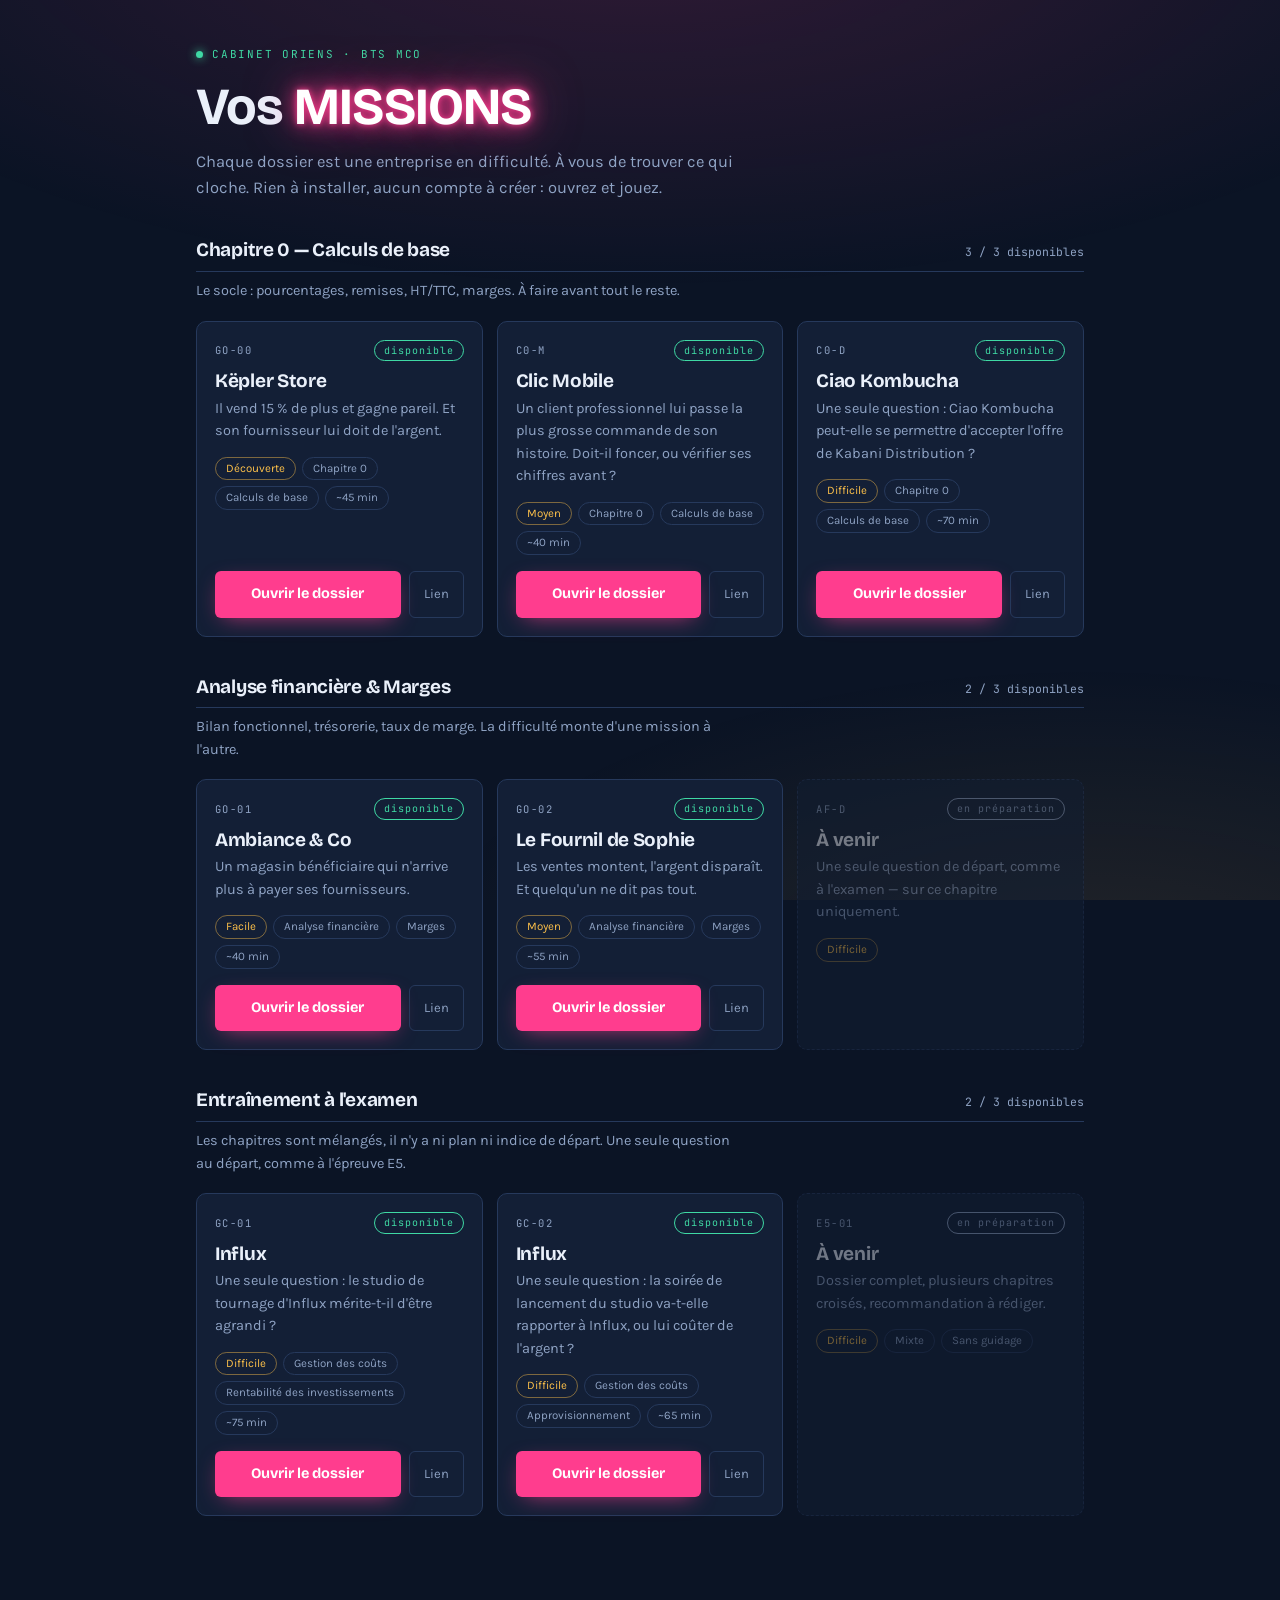
<file: index.html>
<!DOCTYPE html>
<html lang="fr">
<head>
<meta charset="utf-8">
<meta name="viewport" content="width=device-width, initial-scale=1, viewport-fit=cover">
<title>Cabinet ORIENS — vos missions</title>
<link rel="preconnect" href="https://fonts.googleapis.com">
<link rel="preconnect" href="https://fonts.gstatic.com" crossorigin>
<link href="https://fonts.googleapis.com/css2?family=Bricolage+Grotesque:opsz,wght@12..96,500;12..96,700;12..96,800&family=Karla:ital,wght@0,400;0,500;0,700;1,400&family=JetBrains+Mono:wght@400;700&display=swap" rel="stylesheet">
<style>
/* Page volontairement autonome : aucun fichier externe.
   Elle doit s'afficher correctement même ouverte toute seule. */
:root{
  --nuit:#0B1425; --vitrine:#131F36; --vitrine-2:#1B2C49; --trait:#26395C;
  --neon:#FF3D8E; --neon-doux:#FF7FB5; --ambre:#FFC24A; --menthe:#3FD9A4;
  --gris:#8FA3C4; --r:6px;
}
*{box-sizing:border-box;margin:0;padding:0}
body{
  background:var(--nuit);color:#EAF0FA;min-height:100vh;
  font-family:'Karla',system-ui,-apple-system,sans-serif;font-size:16px;line-height:1.55;
  -webkit-font-smoothing:antialiased;overflow-x:hidden;
}
body::before{
  content:"";position:fixed;inset:0;z-index:0;pointer-events:none;
  background:radial-gradient(120% 70% at 50% -10%,rgba(255,61,142,.16),transparent 60%),
             radial-gradient(90% 60% at 85% 110%,rgba(255,194,74,.10),transparent 60%);
}
h1,h2,h3{font-family:'Bricolage Grotesque','Karla',sans-serif;font-weight:700;line-height:1.08;letter-spacing:-.015em}
button{font:inherit;color:inherit;background:none;border:none;cursor:pointer}
button:focus-visible,a:focus-visible{outline:2px solid var(--ambre);outline-offset:2px}

.hub{position:relative;z-index:1;max-width:920px;margin:0 auto;padding:46px 16px 96px}
.eyebrow{display:flex;align-items:center;gap:9px;margin-bottom:16px}
.eyebrow .puce{width:7px;height:7px;border-radius:99px;background:var(--menthe);box-shadow:0 0 10px var(--menthe)}
.eyebrow span{font-family:'JetBrains Mono',monospace;font-size:11px;letter-spacing:.16em;text-transform:uppercase;color:var(--menthe)}
.hub-tete{margin-bottom:40px}
.hub-tete h1{font-size:clamp(32px,8vw,52px);margin-bottom:14px}
.enseigne{
  color:#fff;text-transform:uppercase;
  text-shadow:0 0 6px var(--neon),0 0 20px var(--neon),0 0 50px rgba(255,61,142,.7);
  animation:allumage 2.4s ease-out both;
}
@keyframes allumage{
  0%,14%{opacity:.15;text-shadow:none} 16%,20%{opacity:1}
  22%{opacity:.2;text-shadow:none}
  26%,100%{opacity:1;text-shadow:0 0 6px var(--neon),0 0 20px var(--neon),0 0 50px rgba(255,61,142,.7)}
}
.hub-tete p{color:var(--gris);font-size:16.5px;max-width:54ch}

.groupe{margin-top:40px}
.groupe-tete{display:flex;align-items:baseline;gap:12px;padding-bottom:10px;border-bottom:1px solid var(--trait);margin-bottom:8px}
.groupe-tete h2{font-size:19px}
.groupe-tete .n{font-family:'JetBrains Mono',monospace;font-size:11.5px;color:var(--gris);margin-left:auto}
.intro{color:var(--gris);font-size:14.5px;margin-bottom:18px;max-width:60ch}

.grille{display:grid;gap:14px;grid-template-columns:repeat(auto-fill,minmax(272px,1fr))}
.m-carte{
  background:var(--vitrine);border:1px solid var(--trait);border-radius:10px;padding:18px;
  display:flex;flex-direction:column;transition:border-color .18s,transform .18s;
}
.m-carte:not(.bientot):hover{border-color:var(--neon-doux);transform:translateY(-2px)}
.m-carte.bientot{opacity:.45;border-style:dashed}
.m-haut{display:flex;align-items:center;gap:9px;margin-bottom:10px}
.m-ref{font-family:'JetBrains Mono',monospace;font-size:10.5px;letter-spacing:.14em;color:var(--gris)}
.m-etat{margin-left:auto;font-family:'JetBrains Mono',monospace;font-size:10px;letter-spacing:.1em;
  padding:2px 9px;border-radius:99px;border:1px solid currentColor}
.m-etat.ok{color:var(--menthe)}
.m-etat.wip{color:var(--gris)}
.m-carte h3{font-size:19px;margin-bottom:6px}
.sujet{font-size:14.5px;color:var(--gris);margin-bottom:14px}
.m-meta{display:flex;gap:6px;flex-wrap:wrap;margin-bottom:16px}
.m-meta span{font-size:11.5px;color:var(--gris);border:1px solid var(--trait);border-radius:99px;padding:2px 10px}
.m-meta span.niv{color:var(--ambre);border-color:rgba(255,194,74,.45)}
.m-actions{display:flex;gap:8px;margin-top:auto}
.m-jouer{
  flex:1;text-align:center;background:var(--neon);color:#fff;text-decoration:none;
  font-family:'Bricolage Grotesque',sans-serif;font-weight:700;font-size:14.5px;
  padding:12px;border-radius:var(--r);transition:filter .15s;
  box-shadow:0 6px 22px -8px rgba(255,61,142,.75);
}
.m-jouer:hover{filter:brightness(1.12)}
.m-lien{flex:none;border:1px solid var(--trait);border-radius:var(--r);padding:12px 14px;font-size:13px;color:var(--gris);transition:.15s}
.m-lien:hover{border-color:var(--neon);color:#fff}
.m-lien.fait{color:var(--menthe);border-color:var(--menthe)}

.note{margin-top:48px;border:1px dashed var(--trait);border-radius:10px;padding:18px;font-size:14.5px;color:var(--gris)}
.note b{color:#EAF0FA}
.note code{font-family:'JetBrains Mono',monospace;font-size:12.5px;color:var(--ambre);
  background:rgba(255,194,74,.1);padding:1px 6px;border-radius:3px}
@media (prefers-reduced-motion:reduce){*{animation-duration:.01ms !important;transition-duration:.01ms !important}}
</style>
</head>
<body>
<div class="hub">
  <div class="hub-tete">
    <div class="eyebrow"><span class="puce"></span><span>Cabinet ORIENS · BTS MCO</span></div>
    <h1>Vos <span class="enseigne">missions</span></h1>
    <p>Chaque dossier est une entreprise en difficulté. À vous de trouver ce qui cloche. Rien à installer, aucun compte à créer : ouvrez et jouez.</p>
  </div>
  <div id="catalogue"></div>
</div>

<script>
/* ════════════════════════════════════════════════════════════
   LE CATALOGUE — la seule chose à modifier pour ajouter une mission :
   ajoutez son identifiant (nom du fichier dans missions/, sans le .js)
   dans la liste "prets" du bon groupe. Titre, sujet, niveau et durée
   sont lus automatiquement depuis window.MISSION du fichier lui-même
   (champs enseigne / accroche / niveau / duree / chapitres) —
   rien à recopier ici. "aVenir" reste pour les cases pas encore écrites.
   ════════════════════════════════════════════════════════════ */
const GROUPES = [
  { groupe:"Chapitre 0 — Calculs de base",
    intro:"Le socle : pourcentages, remises, HT/TTC, marges. À faire avant tout le reste.",
    prets:["go-00", "c0-moyen", "c0-difficile"],
    aVenir:[]},
  { groupe:"Analyse financière & Marges",
    intro:"Bilan fonctionnel, trésorerie, taux de marge. La difficulté monte d'une mission à l'autre.",
    prets:["go-01", "go-02"],
    aVenir:[
      {ref:"AF-D", titre:"À venir", niveau:"Difficile", sujet:"Une seule question de départ, comme à l'examen — sur ce chapitre uniquement.", meta:[]}
    ]},
  { groupe:"Entraînement à l'examen",
    intro:"Les chapitres sont mélangés, il n'y a ni plan ni indice de départ. Une seule question au départ, comme à l'épreuve E5.",
    prets:["gc-01", "gc-02"],
    aVenir:[
      {ref:"E5-01", titre:"À venir", niveau:"Difficile", sujet:"Dossier complet, plusieurs chapitres croisés, recommandation à rédiger.", meta:["Mixte","Sans guidage"]}
    ]}
];

const base = location.href.replace(/index\.html.*$/, "").replace(/\?.*$/, "");

/* Charge une mission juste pour lire ses métadonnées (pas le moteur).
   Un identifiant introuvable ne casse pas la page : la carte est
   simplement ignorée, avec un avertissement en console. */
function chargerMission(id){
  return new Promise(resolve => {
    const s = document.createElement("script");
    s.src = "missions/" + id + ".js";
    s.onload = () => { const m = window.MISSION; window.MISSION = undefined; resolve(m); };
    s.onerror = () => { console.warn("Mission introuvable :", id); resolve(null); };
    document.head.appendChild(s);
  });
}

async function carteDepuisMission(id){
  const m = await chargerMission(id);
  if(!m) return null;
  return {
    id, ref:m.ref, titre:m.enseigne, niveau:m.niveau || "",
    sujet:m.accroche || m.sujet || "", meta:[...(m.chapitres || []), m.duree].filter(Boolean),
    pret:true
  };
}

async function construire(){
  for(const g of GROUPES){
    const cartes = [];
    for(const id of g.prets){
      const c = await carteDepuisMission(id);
      if(c) cartes.push(c);
    }
    g.aVenir.forEach(a => cartes.push(Object.assign({pret:false, meta:a.meta || []}, a)));
    g.cartes = cartes;
  }
  afficher();
}

function afficher(){
  document.getElementById("catalogue").innerHTML = GROUPES.map(g => `
    <div class="groupe">
      <div class="groupe-tete"><h2>${g.groupe}</h2>
        <span class="n">${g.cartes.filter(i => i.pret).length} / ${g.cartes.length} disponibles</span></div>
      <p class="intro">${g.intro}</p>
      <div class="grille">${g.cartes.map(m => `
        <div class="m-carte${m.pret ? "" : " bientot"}">
          <div class="m-haut"><span class="m-ref">${m.ref}</span>
            <span class="m-etat ${m.pret ? "ok" : "wip"}">${m.pret ? "disponible" : "en préparation"}</span></div>
          <h3>${m.titre}</h3>
          <p class="sujet">${m.sujet}</p>
          <div class="m-meta">${m.niveau ? `<span class="niv">${m.niveau}</span>` : ""}${m.meta.map(t => `<span>${t}</span>`).join("")}</div>
          ${m.pret ? `<div class="m-actions">
            <a class="m-jouer" href="jouer.html?m=${m.id}">Ouvrir le dossier</a>
            <button class="m-lien" data-id="${m.id}" title="Copier le lien à coller dans Classroom">Lien</button>
          </div>` : ""}
        </div>`).join("")}</div>
    </div>`).join("");
  brancherLiens();
}

function brancherLiens(){
document.querySelectorAll("[data-id]").forEach(b => b.addEventListener("click", async () => {
  const url = base + "jouer.html?m=" + b.dataset.id;
  try { await navigator.clipboard.writeText(url); }
  catch(e){ prompt("Copiez ce lien :", url); return; }
  b.textContent = "Copié"; b.classList.add("fait");
  setTimeout(() => { b.textContent = "Lien"; b.classList.remove("fait"); }, 1800);
}));
}

construire();
</script>
</body>
</html>
</file>
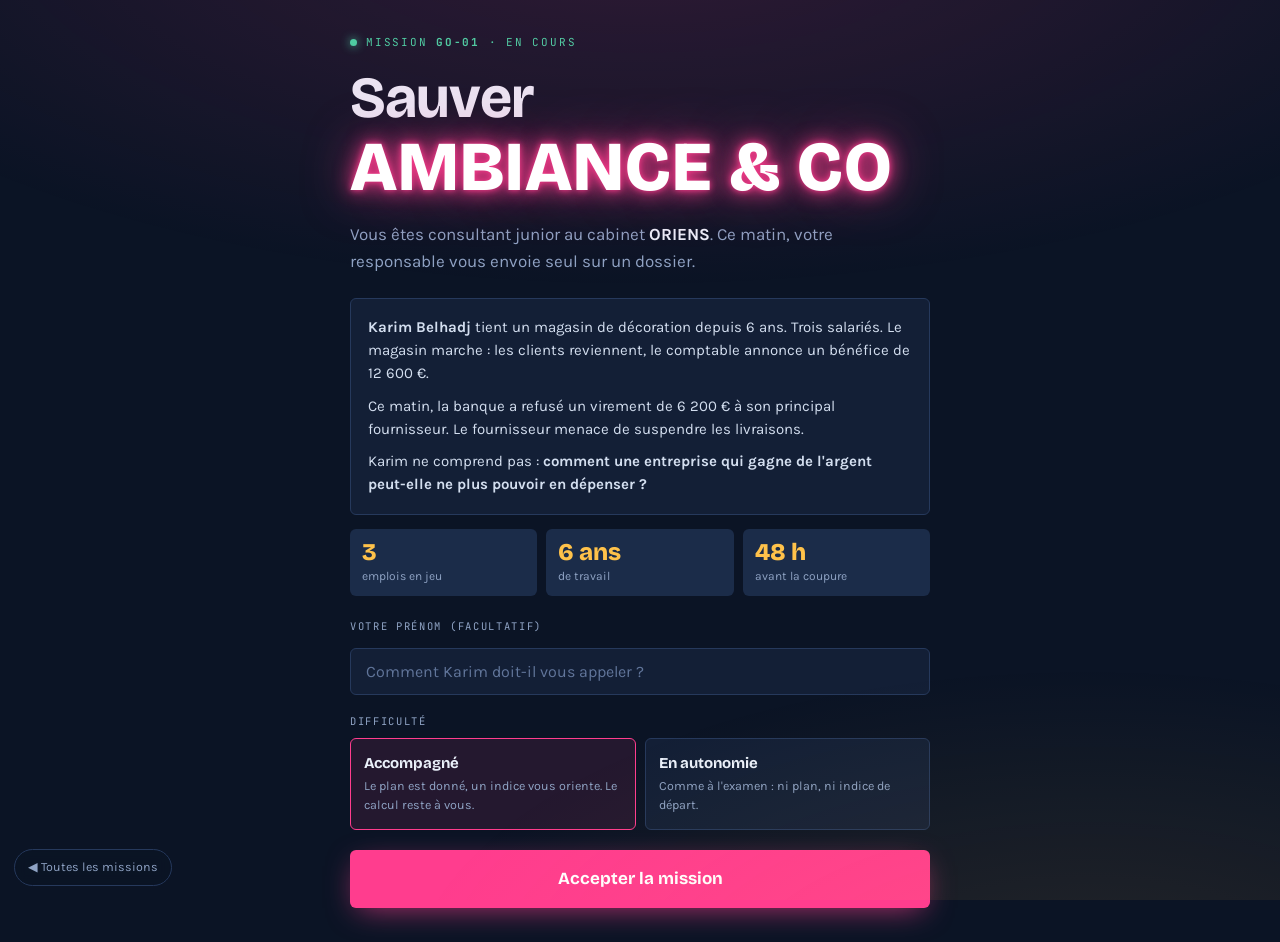
<file: jouer.html>
<!DOCTYPE html>
<html lang="fr">
<head>
<meta charset="utf-8">
<meta name="viewport" content="width=device-width, initial-scale=1, viewport-fit=cover">
<title>Mission — ORIENS</title>
<link rel="preconnect" href="https://fonts.googleapis.com">
<link rel="preconnect" href="https://fonts.gstatic.com" crossorigin>
<link href="https://fonts.googleapis.com/css2?family=Bricolage+Grotesque:opsz,wght@12..96,500;12..96,700;12..96,800&family=Karla:ital,wght@0,400;0,500;0,700;1,400&family=JetBrains+Mono:wght@400;700&display=swap" rel="stylesheet">
<link rel="stylesheet" href="style.css">
<style>
#chargement{min-height:100vh;display:grid;place-items:center;text-align:center;padding:24px}
#chargement .msg{font-family:'Bricolage Grotesque',sans-serif;font-weight:700;font-size:19px}
#chargement .sous{color:var(--gris);font-size:14.5px;margin-top:8px}
#chargement a{color:var(--neon)}
.retour-hub{position:fixed;left:14px;bottom:14px;z-index:60;font-size:12.5px;padding:8px 13px;
  border:1px solid var(--trait);border-radius:99px;color:var(--gris);background:rgba(11,20,37,.9);
  text-decoration:none;backdrop-filter:blur(6px)}
.retour-hub:hover{border-color:var(--neon);color:#fff}
</style>
</head>
<body>

<div id="chargement"><div>
  <div class="msg" id="msg">Ouverture du dossier…</div>
  <div class="sous" id="sous"></div>
</div></div>

<div id="appli" style="display:none">
<div id="accueil">
  <div class="brief-carte">
    <div class="eyebrow"><span class="puce"></span><span>Mission <b id="a-ref"></b> · en cours</span></div>
    <h1>Sauver <span class="enseigne" id="a-ens"></span></h1>
    <p class="accroche" id="a-role"></p>
    <div class="encart" id="a-situation"></div>
    <div class="enjeux" id="a-enjeux"></div>
    <div class="label" style="margin:22px 0 7px">Votre prénom (facultatif)</div>
    <input class="prenom" id="a-prenom" placeholder="Votre prénom" maxlength="18" autocomplete="off">
    <div class="label" style="margin:18px 0 7px">Difficulté</div>
    <div class="niveaux">
      <button class="niv" data-niv="1" aria-pressed="true"><b>Accompagné</b><span>Le plan est donné, un indice vous oriente. Le calcul reste à vous.</span></button>
      <button class="niv" data-niv="2" aria-pressed="false"><b>En autonomie</b><span>Comme à l'examen : ni plan, ni indice de départ.</span></button>
    </div>
    <button class="go" id="a-go">Accepter la mission</button>
  </div>
</div>

<div id="jeu" hidden>
  <div id="bandeau"><div class="bandeau-in">
    <div class="conf">
      <div class="conf-tete"><span class="label" id="lbl-conf">Confiance</span><span class="v" id="conf-v">55</span></div>
      <div class="jauge"><i id="jauge-i"></i></div>
    </div>
    <span class="chrono" id="chrono">00:00</span>
    <div class="onglets">
      <button class="onglet" id="o-plan">Plan</button>
      <button class="onglet" id="o-outils">Outils</button>
      <button class="onglet" id="o-carnet">Carnet<span class="pastille" id="p-carnet">0</span></button>
    </div>
  </div></div>

  <div class="wrap">
    <div class="section">
      <div class="section-tete"><h2>Ce qui est verrouillé</h2><span class="compte" id="cpt-s"></span></div>
      <p class="aide">Chaque code est un calcul. Vous pouvez consulter les documents à tout moment, y compris pendant un calcul — ça ne coûte rien.</p>
      <div class="serrures" id="serrures"></div>
    </div>
    <div class="section">
      <div class="section-tete"><h2>Les documents</h2><span class="compte" id="cpt-p"></span></div>
      <div class="pieces" id="pieces"></div>
    </div>
    <div class="section" id="zone-fin" hidden>
      <div class="section-tete"><h2>Votre recommandation</h2></div>
      <p class="aide" id="lbl-attente">Tout est ouvert.</p>
      <button class="go" id="btn-rapport" style="max-width:360px">Répondre</button>
    </div>
  </div>
</div>

<div id="modale" role="dialog" aria-modal="true"><div class="boite" id="boite"></div></div>
<div id="neon"><div class="sig" id="neon-txt">Ouvert</div></div>
<div id="gain"></div>
</div>

<a class="retour-hub" href="index.html">◀ Toutes les missions</a>

<script>
/* Charge la mission demandée dans l'adresse (?m=go-01), puis le moteur.
   Les fichiers sont chargés par balise <script> et non par fetch : ça
   fonctionne aussi en ouvrant le fichier depuis une clé USB, hors ligne. */
(function(){
  var id = (new URLSearchParams(location.search)).get("m") || "go-01";
  if(!/^[a-z0-9\-]+$/i.test(id)){ echec("Nom de mission invalide."); return; }

  charger("outils.js", function(){
    charger("missions/" + id + ".js", function(){
      charger("moteur.js", function(){
        document.getElementById("chargement").style.display = "none";
        document.getElementById("appli").style.display = "";
        if(window.MISSION) document.title = "Mission " + MISSION.ref + " — " + MISSION.enseigne;
      }, function(){ echec("Le moteur n'a pas pu être chargé."); });
    }, function(){
      echec("La mission « " + id + " » n'existe pas encore.",
            '<a href="index.html">Revenir au catalogue</a>');
    });
  }, function(){ echec("La boîte à outils n'a pas pu être chargée."); });

  function charger(src, ok, ko){
    var s = document.createElement("script");
    s.src = src; s.onload = ok; s.onerror = ko || ok;
    document.head.appendChild(s);
  }
  function echec(m, sous){
    document.getElementById("msg").textContent = m;
    document.getElementById("sous").innerHTML = sous || "Vérifiez le lien, ou prévenez votre enseignante.";
  }
})();
</script>
</body>
</html>
</file>
<file: style.css>
/* ══════════════════════════════════════════════════════════════
   UNIVERS : la boutique la nuit. Bleu nuit, enseigne néon,
   papier de ticket de caisse, ambre pour l'argent.
   ══════════════════════════════════════════════════════════════ */
:root{
  --nuit:#0B1425;
  --vitrine:#131F36;
  --vitrine-2:#1B2C49;
  --trait:#26395C;
  --neon:#FF3D8E;
  --neon-doux:#FF7FB5;
  --ambre:#FFC24A;
  --menthe:#3FD9A4;
  --ticket:#F6F2E9;
  --ticket-2:#E4DDCE;
  --gris:#8FA3C4;
  --r:6px;
}
*{box-sizing:border-box;margin:0;padding:0}
body{
  background:var(--nuit);color:#EAF0FA;
  font-family:'Karla',system-ui,sans-serif;font-size:16px;line-height:1.55;
  -webkit-font-smoothing:antialiased;overflow-x:hidden;min-height:100vh;
}
/* halo de vitrine */
body::before{
  content:"";position:fixed;inset:0;z-index:0;pointer-events:none;
  background:radial-gradient(120% 70% at 50% -10%,rgba(255,61,142,.16),transparent 60%),
             radial-gradient(90% 60% at 85% 110%,rgba(255,194,74,.10),transparent 60%);
}
h1,h2,h3,.dsp{font-family:'Bricolage Grotesque','Karla',sans-serif;font-weight:700;line-height:1.08;letter-spacing:-.015em}
.mono{font-family:'JetBrains Mono',ui-monospace,monospace}
button{font:inherit;color:inherit;background:none;border:none;cursor:pointer}
button:focus-visible,input:focus-visible{outline:2px solid var(--ambre);outline-offset:2px}
.wrap{position:relative;z-index:1;max-width:1060px;margin:0 auto;padding:0 15px 110px}
.label{font-family:'JetBrains Mono',monospace;font-size:10.5px;letter-spacing:.16em;text-transform:uppercase;color:var(--gris)}

/* ── ENSEIGNE NÉON : l'élément signature ── */
.enseigne{
  font-family:'Bricolage Grotesque',sans-serif;font-weight:800;
  color:#fff;text-transform:uppercase;letter-spacing:.02em;
  text-shadow:0 0 6px var(--neon),0 0 18px var(--neon),0 0 42px rgba(255,61,142,.65);
}
@keyframes allumage{
  0%,14%{opacity:.15;text-shadow:none}
  16%,20%{opacity:1}
  22%{opacity:.2;text-shadow:none}
  26%,100%{opacity:1;text-shadow:0 0 6px var(--neon),0 0 20px var(--neon),0 0 50px rgba(255,61,142,.7)}
}

/* ══════════════ ÉCRAN 1 — BRIEF DE MISSION ══════════════ */
#accueil{min-height:100vh;display:flex;align-items:center;justify-content:center;padding:34px 15px}
.brief-carte{width:100%;max-width:580px}
.eyebrow{display:flex;align-items:center;gap:9px;margin-bottom:16px}
.eyebrow .puce{width:7px;height:7px;border-radius:99px;background:var(--menthe);box-shadow:0 0 10px var(--menthe)}
.eyebrow span{font-family:'JetBrains Mono',monospace;font-size:11px;letter-spacing:.16em;text-transform:uppercase;color:var(--menthe)}
#accueil h1{font-size:clamp(34px,9vw,58px);margin-bottom:6px}
#accueil h1 .enseigne{display:block;font-size:clamp(38px,11vw,70px);animation:allumage 2.6s ease-out both}
.accroche{color:var(--gris);font-size:17px;margin:16px 0 24px}
.accroche b{color:#EAF0FA}
.encart{
  background:var(--vitrine);border:1px solid var(--trait);border-radius:var(--r);
  padding:17px;margin-bottom:14px;
}
.encart p{font-size:15px;color:#D3DEEF}
.encart p+p{margin-top:9px}
.enjeux{display:flex;gap:9px;flex-wrap:wrap;margin-top:14px}
.enjeu{flex:1;min-width:96px;background:var(--vitrine-2);border-radius:var(--r);padding:11px 12px}
.enjeu .n{font-family:'Bricolage Grotesque',sans-serif;font-weight:800;font-size:24px;color:var(--ambre);line-height:1}
.enjeu .t{font-size:12px;color:var(--gris);margin-top:3px}
.prenom{width:100%;margin-top:6px;padding:13px 15px;border-radius:var(--r);border:1px solid var(--trait);background:var(--vitrine);color:#EAF0FA;font-size:16px;font-family:inherit}
.prenom::placeholder{color:#61759A}
.niveaux{display:flex;gap:9px;flex-wrap:wrap;margin-top:9px}
.niv{
  flex:1;min-width:150px;text-align:left;background:var(--vitrine);
  border:1px solid var(--trait);padding:13px;border-radius:var(--r);transition:border-color .15s,background .15s;
}
.niv:hover{border-color:var(--neon-doux)}
.niv[aria-pressed="true"]{border-color:var(--neon);background:rgba(255,61,142,.10)}
.niv b{display:block;font-family:'Bricolage Grotesque',sans-serif;font-size:15px}
.niv span{display:block;font-size:12.5px;color:var(--gris);margin-top:2px}
.go{
  width:100%;margin-top:20px;background:var(--neon);color:#fff;
  font-family:'Bricolage Grotesque',sans-serif;font-weight:700;font-size:17px;
  padding:16px;border-radius:var(--r);transition:filter .15s,transform .1s;
  box-shadow:0 8px 30px -8px rgba(255,61,142,.7);
}
.go:hover{filter:brightness(1.1)}
.go:active{transform:translateY(1px)}
.go.calme{background:var(--vitrine-2);color:#EAF0FA;box-shadow:none;border:1px solid var(--trait)}

/* ══════════════ BANDEAU ══════════════ */
#bandeau{position:sticky;top:0;z-index:40;background:rgba(11,20,37,.94);backdrop-filter:blur(10px);border-bottom:1px solid var(--trait)}
.bandeau-in{max-width:1060px;margin:0 auto;padding:9px 15px;display:flex;align-items:center;gap:13px;flex-wrap:wrap}
.conf{flex:1;min-width:135px}
.conf-tete{display:flex;justify-content:space-between;align-items:baseline}
.conf-tete .v{font-family:'JetBrains Mono',monospace;font-size:14px;font-weight:700;color:var(--ambre)}
.jauge{height:6px;background:var(--vitrine-2);border-radius:99px;overflow:hidden;margin-top:4px}
.jauge i{display:block;height:100%;width:55%;background:linear-gradient(90deg,var(--ambre),var(--menthe));transition:width .5s cubic-bezier(.2,.9,.3,1)}
.chrono{font-family:'JetBrains Mono',monospace;font-size:14px;color:var(--gris)}
.onglets{display:flex;gap:6px;margin-left:auto}
.onglet{font-size:12.5px;padding:8px 11px;border:1px solid var(--trait);border-radius:var(--r);color:var(--gris);transition:.15s}
.onglet:hover{border-color:var(--neon-doux);color:#fff}
.pastille{display:inline-block;min-width:17px;padding:0 5px;margin-left:5px;background:var(--neon);color:#fff;border-radius:99px;font-family:'JetBrains Mono',monospace;font-size:10px}

/* gain de confiance flottant */
#gain{position:fixed;z-index:210;left:50%;top:64px;transform:translateX(-50%);display:none;
  font-family:'Bricolage Grotesque',sans-serif;font-weight:800;font-size:26px;color:var(--menthe);
  text-shadow:0 0 16px rgba(63,217,164,.8);pointer-events:none}
#gain.on{display:block;animation:monteGain 1.5s ease-out forwards}
#gain.perte{color:var(--neon-doux);text-shadow:0 0 16px rgba(255,61,142,.6)}
@keyframes monteGain{0%{opacity:0;transform:translate(-50%,14px)}18%{opacity:1;transform:translate(-50%,0)}75%{opacity:1}100%{opacity:0;transform:translate(-50%,-22px)}}

/* ══════════════ SECTIONS ══════════════ */
.section{margin-top:34px}
.section-tete{display:flex;align-items:center;gap:11px;margin-bottom:14px}
.section-tete h2{font-size:20px}
.section-tete .compte{font-family:'JetBrains Mono',monospace;font-size:12px;color:var(--gris);margin-left:auto}
.aide{font-size:14px;color:var(--gris);margin-bottom:14px}

/* ── serrures ── */
.serrures{display:grid;gap:12px;grid-template-columns:repeat(auto-fit,minmax(250px,1fr))}
.serrure{position:relative;background:var(--vitrine);border:1px solid var(--trait);border-radius:var(--r);padding:16px;overflow:hidden}
.serrure.ouverte{border-color:rgba(63,217,164,.55);background:linear-gradient(180deg,rgba(63,217,164,.07),transparent)}
.serrure .obj{font-size:24px;line-height:1;margin-bottom:8px;display:block}
.serrure h3{font-size:16.5px;margin-bottom:5px}
.serrure .dem{font-size:14px;color:var(--gris);min-height:40px}
.serrure .dem i{color:#EAF0FA;font-style:italic}
.act{width:100%;margin-top:13px;background:var(--vitrine-2);border:1px solid var(--trait);
  padding:11px;border-radius:var(--r);font-family:'Bricolage Grotesque',sans-serif;font-weight:700;font-size:14px;transition:.15s}
.act:hover{border-color:var(--neon);background:rgba(255,61,142,.12)}
.act[disabled]{opacity:.4;cursor:not-allowed}
.act[disabled]:hover{border-color:var(--trait);background:var(--vitrine-2)}
.resultat{display:flex;align-items:center;gap:9px;margin-top:12px;font-family:'JetBrains Mono',monospace;font-size:16px;font-weight:700;color:var(--menthe)}
.resultat .ok{width:20px;height:20px;border-radius:99px;background:var(--menthe);color:var(--nuit);display:grid;place-items:center;font-size:12px;flex:none}

/* ── pièces ── */
.pieces{display:grid;gap:11px;grid-template-columns:repeat(auto-fill,minmax(158px,1fr))}
.piece{
  position:relative;background:var(--ticket);color:#1A2233;border-radius:var(--r);
  padding:13px;text-align:left;display:flex;flex-direction:column;min-height:132px;
  box-shadow:0 8px 18px -10px rgba(0,0,0,.8);transition:transform .16s,box-shadow .16s;
}
.piece::before{content:"";position:absolute;left:0;right:0;bottom:0;height:6px;
  background:repeating-linear-gradient(-45deg,var(--ticket) 0 5px,var(--ticket-2) 5px 10px)}
.piece:hover{transform:translateY(-3px);box-shadow:0 16px 26px -12px rgba(0,0,0,.9)}
.piece .num{font-family:'JetBrains Mono',monospace;font-size:10.5px;color:#8A93A5;letter-spacing:.1em}
.piece .titre{font-family:'Bricolage Grotesque',sans-serif;font-weight:700;font-size:15.5px;margin-top:auto;line-height:1.15}
.piece .type{font-size:11.5px;color:#6C7891;margin-top:3px}
.piece.lu::after{content:"lu";position:absolute;right:10px;top:10px;font-family:'JetBrains Mono',monospace;
  font-size:9.5px;letter-spacing:.1em;color:#fff;background:#8A93A5;padding:1px 6px;border-radius:99px}
.piece.scellee{background:var(--vitrine);color:var(--gris);border:1px dashed var(--trait);box-shadow:none;cursor:not-allowed}
.piece.scellee::before{display:none}
.piece.scellee .titre{color:var(--gris);font-size:14px}
.piece.scellee .type{color:#61759A}
.verrou-ic{font-size:22px;margin-top:auto}

/* ══════════════ MODALE ══════════════ */
#modale{position:fixed;inset:0;z-index:100;display:none;background:rgba(5,10,20,.9);padding:14px;overflow-y:auto;align-items:flex-start;justify-content:center}
#modale.on{display:flex}
.boite{width:100%;max-width:620px;margin:auto 0;background:var(--vitrine);border:1px solid var(--trait);
  border-radius:10px;padding:22px 20px;position:relative;box-shadow:0 40px 90px -25px #000;animation:pop .2s ease-out}
@keyframes pop{from{opacity:0;transform:translateY(12px)}to{opacity:1;transform:none}}
.boite.papier{background:var(--ticket);color:#1A2233;border-color:var(--ticket-2)}
.boite.papier .kicker,.boite.papier .label{color:#6C7891}
.fermer{position:absolute;right:11px;top:9px;font-size:25px;line-height:1;color:var(--gris);padding:3px 8px}
.boite.papier .fermer{color:#8A93A5}
.boite h2{font-size:21px;margin-bottom:4px;padding-right:32px}
.kicker{font-family:'JetBrains Mono',monospace;font-size:10.5px;letter-spacing:.14em;text-transform:uppercase;color:var(--gris)}
.barre-retour{display:flex;gap:8px;margin-bottom:14px;flex-wrap:wrap}
.mini{font-size:12.5px;padding:7px 11px;border:1px solid var(--trait);border-radius:99px;color:var(--gris);transition:.15s}
.mini:hover{border-color:var(--neon-doux);color:#fff}
.boite.papier .mini{border-color:var(--ticket-2);color:#6C7891}
.boite.papier .mini:hover{border-color:#1A2233;color:#1A2233}

/* documents */
.doc{margin-top:15px;font-size:15px}
.doc p{margin-bottom:10px}
.doc .manuscrit{border-left:3px solid var(--neon);padding-left:12px;font-style:italic;color:#3B4557}
table.reg{width:100%;border-collapse:collapse;font-family:'JetBrains Mono',monospace;font-size:12.8px;margin:12px 0}
table.reg th{text-align:left;font-family:'Karla',sans-serif;font-size:11px;letter-spacing:.1em;text-transform:uppercase;
  color:#6C7891;border-bottom:1.5px solid #1A2233;padding:5px 6px;font-weight:700}
table.reg td{padding:5px 6px;border-bottom:1px solid var(--ticket-2)}
table.reg td:last-child{text-align:right}
table.reg tr.total td{font-weight:700;border-bottom:2px solid #1A2233}
table.reg tr.sous td{color:#6C7891}
.tag{display:inline-block;font-family:'JetBrains Mono',monospace;font-size:9.5px;letter-spacing:.12em;text-transform:uppercase;
  border:1px solid currentColor;padding:2px 7px;border-radius:99px;color:#8A93A5;margin-top:14px}

/* liste de pièces dans la modale */
.mini-pieces{display:grid;gap:8px;grid-template-columns:1fr;margin-top:12px;max-height:52vh;overflow-y:auto}
.mini-piece{text-align:left;border:1px solid var(--trait);border-radius:var(--r);padding:11px 13px;transition:.15s;display:flex;gap:10px;align-items:center}
.mini-piece:hover{border-color:var(--neon-doux);background:rgba(255,61,142,.07)}
.mini-piece b{font-family:'Bricolage Grotesque',sans-serif;font-size:14.5px;display:block}
.mini-piece span{font-size:12px;color:var(--gris)}
.mini-piece .ic{font-size:19px;flex:none}

/* choix d'outil */
.outils{display:flex;flex-direction:column;gap:9px;margin-top:15px}
.outil{
  text-align:left;border:1px solid var(--trait);border-radius:var(--r);padding:12px 14px;transition:.15s;
}
.outil:hover{border-color:var(--neon);background:rgba(255,61,142,.08)}
.outil b{font-family:'Bricolage Grotesque',sans-serif;font-weight:700;font-size:15px;display:block}
.outil span{font-size:13px;color:var(--gris);display:block;margin-top:3px;line-height:1.4}
.outil.rate{border-color:rgba(255,61,142,.35);opacity:.42;pointer-events:none}
.outil.rate b{text-decoration:line-through}

/* explication d'erreur — le cœur pédagogique */
.explique{border-radius:var(--r);padding:14px;margin-top:14px;background:rgba(255,194,74,.10);border:1px solid rgba(255,194,74,.4)}
.explique .t{font-family:'Bricolage Grotesque',sans-serif;font-weight:700;font-size:14.5px;color:var(--ambre);margin-bottom:6px}
.explique p{font-size:14.5px;color:#E3EAF6}
.explique .ex{margin-top:9px;padding-top:9px;border-top:1px solid rgba(255,194,74,.28);font-size:14px;color:#C9D6EA}
.explique .ex b{color:var(--ambre)}
.boite.papier .explique{background:#FBF0D6;border-color:#E8CE8E}
.boite.papier .explique p{color:#3B4557}
.boite.papier .explique .ex{color:#5A6478;border-top-color:#E8CE8E}
.boite.papier .explique .t,.boite.papier .explique .ex b{color:#9A6B00}

/* formule + saisie */
.formules{background:rgba(255,255,255,.05);border-left:3px solid var(--ambre);border-radius:var(--r);padding:13px;margin:15px 0}
.formules .f{font-family:'JetBrains Mono',monospace;font-size:13.5px;color:#EAF0FA}
.formules .f+.f{margin-top:9px;padding-top:9px;border-top:1px dashed var(--trait)}
.formules .ou{font-family:'Karla',sans-serif;font-size:11px;letter-spacing:.1em;text-transform:uppercase;color:var(--gris);display:block;margin-bottom:3px}
.saisie{display:flex;gap:8px;margin-top:14px}
.saisie input{flex:1;min-width:0;font-family:'JetBrains Mono',monospace;font-size:23px;font-weight:700;
  padding:13px 15px;border:2px solid var(--trait);border-radius:var(--r);background:var(--nuit);color:var(--ambre)}
.saisie input::placeholder{color:#3E5680}
.saisie button{background:var(--neon);color:#fff;padding:0 22px;border-radius:var(--r);font-family:'Bricolage Grotesque',sans-serif;font-weight:700;font-size:15px}
.secousse{animation:sec .32s}
@keyframes sec{0%,100%{transform:none}20%{transform:translateX(-8px)}40%{transform:translateX(7px)}60%{transform:translateX(-4px)}80%{transform:translateX(2px)}}

/* enseigne OUVERT plein écran */
#neon{position:fixed;inset:0;z-index:200;display:none;align-items:center;justify-content:center;pointer-events:none;background:rgba(5,10,20,.55)}
#neon.on{display:flex}
#neon .sig{font-family:'Bricolage Grotesque',sans-serif;font-weight:800;font-size:clamp(46px,15vw,110px);
  color:#fff;text-transform:uppercase;letter-spacing:.04em;
  border:5px solid var(--neon);border-radius:10px;padding:14px 34px;
  box-shadow:0 0 22px var(--neon),inset 0 0 22px rgba(255,61,142,.55);
  animation:allumage 1.25s ease-out both}

/* message de Karim */
.bulle{background:var(--vitrine-2);border-radius:14px 14px 14px 3px;padding:13px 15px;margin-top:13px;font-size:15px;color:#E3EAF6}
.bulle .qui{font-family:'JetBrains Mono',monospace;font-size:10.5px;letter-spacing:.12em;text-transform:uppercase;color:var(--menthe);display:block;margin-bottom:5px}

/* coups de pouce */
.pouce{border-top:1px solid var(--trait);padding-top:12px;margin-top:14px}
.boite.papier .pouce{border-top-color:var(--ticket-2)}
.pouce-btn{width:100%;font-size:13.5px;border:1px dashed var(--trait);padding:10px;border-radius:var(--r);color:var(--gris);transition:.15s}
.pouce-btn:hover{border-style:solid;border-color:var(--ambre);color:var(--ambre)}
.pouce-txt{font-size:14.5px;background:rgba(255,255,255,.05);border-radius:var(--r);padding:11px 13px;margin-top:8px;color:#DCE5F3}
.boite.papier .pouce-txt{background:#EDE7DA;color:#3B4557}

/* boussole : orienter sans donner la réponse */
.boussole{border-radius:var(--r);padding:13px 14px;margin-top:14px;
  background:rgba(63,217,164,.09);border:1px solid rgba(63,217,164,.35)}
.boussole .t{font-family:'Bricolage Grotesque',sans-serif;font-weight:700;font-size:13.5px;color:var(--menthe);margin-bottom:5px}
.boussole p{font-size:14.5px;color:#DCE9F3}
.boussole b{color:#fff}

/* plan */
.etape{text-align:left;border:1px solid var(--trait);border-radius:var(--r);padding:11px 13px;font-size:14.5px;
  display:flex;gap:11px;align-items:flex-start;width:100%}
.etape:hover{border-color:var(--neon-doux)}
.etape .rang{font-family:'JetBrains Mono',monospace;font-weight:700;color:var(--ambre);flex:none}
.liste-v{display:flex;flex-direction:column;gap:8px;margin-top:10px}
.liste-v .etape.pose{background:rgba(255,194,74,.08);border-color:rgba(255,194,74,.4)}
.vide{color:var(--gris);font-size:14px;font-style:italic;margin-top:10px}

/* fiches / lexique */
.fiche{border:1px solid var(--trait);border-radius:var(--r);padding:14px;margin-top:11px}
.fiche h3{font-size:15.5px;margin-bottom:5px}
.fiche .f{font-family:'JetBrains Mono',monospace;font-size:12.5px;color:var(--ambre);margin-bottom:7px}
.fiche p{font-size:14.5px;color:#D3DEEF}
.fiche .ex{font-size:14px;color:var(--gris);margin-top:7px;border-left:2px solid var(--trait);padding-left:10px}
.zone-h5p{border:1px dashed var(--trait);border-radius:var(--r);padding:15px;margin-top:16px}
.carte-lex{border:1px solid var(--trait);border-radius:var(--r);padding:20px;margin-top:13px;min-height:150px;
  display:flex;flex-direction:column;justify-content:center;text-align:center;cursor:pointer}
.carte-lex .terme{font-family:'Bricolage Grotesque',sans-serif;font-weight:700;font-size:21px}
.carte-lex .def{font-size:15px;color:#D3DEEF;margin-top:10px}
.carte-lex .ex{font-size:13.5px;color:var(--ambre);margin-top:9px}

/* QCM */
.choix{display:flex;flex-direction:column;gap:9px;margin-top:15px}
.choix button{text-align:left;border:1px solid var(--trait);border-radius:var(--r);padding:13px 15px;font-size:14.5px;transition:.15s}
.choix button:hover{border-color:var(--neon-doux)}
.choix button.bon{border-color:var(--menthe);background:rgba(63,217,164,.13)}
.choix button.mauvais{border-color:rgba(255,61,142,.4);opacity:.5}

/* fin */
.bilan{display:grid;gap:10px;grid-template-columns:repeat(auto-fit,minmax(120px,1fr));margin:18px 0}
.stat{border:1px solid var(--trait);border-radius:var(--r);padding:13px}
.stat .v{font-family:'Bricolage Grotesque',sans-serif;font-weight:800;font-size:27px;color:var(--ambre);line-height:1.1}
.recap{list-style:none;font-size:14.5px;margin-top:8px}
.recap li{padding:8px 0;border-bottom:1px solid var(--trait);display:flex;gap:10px}
.recap li::before{content:"→";color:var(--neon-doux);flex:none}

@media (max-width:560px){
  .pieces{grid-template-columns:repeat(auto-fill,minmax(140px,1fr))}
  .onglets{width:100%;margin-left:0}
  .onglet{flex:1;text-align:center;padding:9px 4px;font-size:12px}
}
@media (prefers-reduced-motion:reduce){*{animation-duration:.01ms !important;transition-duration:.01ms !important}}

/* ══════════ ACTES ══════════ */
.actes{display:flex;flex-direction:column;gap:20px}
.acte{border:1px solid var(--trait);border-radius:10px;padding:16px;background:rgba(19,31,54,.5)}
.acte.scelle{opacity:.45;border-style:dashed}
.acte-tete{display:flex;align-items:baseline;gap:10px;margin-bottom:6px}
.acte-num{font-family:'JetBrains Mono',monospace;font-size:10.5px;letter-spacing:.16em;text-transform:uppercase;color:var(--neon)}
.acte-tete h3{font-size:17px}
.acte-intro{font-size:14.5px;color:var(--gris);margin-bottom:14px;max-width:62ch}

/* ══════════ ÉPREUVES ══════════ */
.consigne{font-size:14.5px;color:var(--gris);margin-top:8px;line-height:1.5}
.avance{font-family:'JetBrains Mono',monospace;font-size:11px;letter-spacing:.1em;color:var(--gris);margin-top:14px}

/* classer */
.poste{display:flex;align-items:center;gap:12px;background:var(--ticket);color:#1a2233;
  border-radius:var(--r);padding:15px 16px;margin-top:8px}
.poste-nom{font-family:'Bricolage Grotesque',sans-serif;font-weight:700;font-size:16.5px;flex:1}
.poste-val{font-size:15px;font-weight:700;color:#3b4557}
.cats{display:grid;gap:8px;grid-template-columns:1fr 1fr;margin-top:14px}
.cat{text-align:left;border:1px solid var(--trait);border-radius:var(--r);padding:11px 12px;transition:.15s}
.cat:hover{border-color:var(--neon);background:rgba(255,61,142,.08)}
.cat b{display:block;font-family:'Bricolage Grotesque',sans-serif;font-size:13.5px;line-height:1.2}
.cat span{display:block;font-size:11.5px;color:var(--gris);margin-top:4px;line-height:1.35}
@media (max-width:480px){.cats{grid-template-columns:1fr}}

/* associer */
.code-piste{display:flex;gap:8px;justify-content:center;margin-top:16px}
.code-piste span{width:44px;height:56px;display:grid;place-items:center;font-size:24px;font-weight:700;
  border:2px solid var(--trait);border-radius:var(--r);color:var(--gris);background:var(--nuit)}
.code-piste span.trouve{border-color:var(--ambre);color:var(--ambre)}
.termes{display:flex;gap:8px;flex-wrap:wrap}
.terme{border:1px solid var(--trait);border-radius:99px;padding:8px 14px;font-size:14px;
  font-family:'Bricolage Grotesque',sans-serif;font-weight:700;transition:.15s}
.terme:hover{border-color:var(--neon-doux)}
.terme.actif{border-color:var(--ambre);background:rgba(255,194,74,.14);color:var(--ambre)}
.terme.ok{opacity:.35;pointer-events:none;border-color:var(--menthe);color:var(--menthe)}
.defs{display:flex;flex-direction:column;gap:8px}
.def{text-align:left;border:1px solid var(--trait);border-radius:var(--r);padding:11px 13px;font-size:14px;transition:.15s}
.def:hover{border-color:var(--neon);background:rgba(255,61,142,.07)}
.code-final{text-align:center;font-size:44px;font-weight:700;letter-spacing:.18em;color:var(--ambre);
  margin:20px 0;text-shadow:0 0 22px rgba(255,194,74,.5)}

/* reconstituer */
.doc-abime{background:var(--ticket);color:#1a2233;border-radius:var(--r);padding:16px;margin-top:15px;position:relative}
.doc-abime::after{content:"";position:absolute;left:0;right:0;bottom:0;height:9px;
  background:repeating-linear-gradient(-52deg,var(--ticket) 0 7px,transparent 7px 13px)}
.champ-doc{width:112px;text-align:right;font-size:14px;font-weight:700;padding:5px 8px;
  border:2px dashed var(--neon);border-radius:4px;background:#fff;color:#1a2233}
.champ-doc:focus{border-style:solid;outline:none}
.note-doc{font-size:13px;color:#6c7891;margin-top:10px}

/* interroger */
.gens{display:flex;flex-direction:column;gap:9px;margin-top:16px}
.gens-c{display:flex;gap:12px;align-items:center;text-align:left;border:1px solid var(--trait);
  border-radius:var(--r);padding:12px 14px;transition:.15s}
.gens-c:hover{border-color:var(--neon);background:rgba(255,61,142,.07)}
.gens-c .ic{font-size:24px;flex:none}
.gens-c b{display:block;font-family:'Bricolage Grotesque',sans-serif;font-size:15.5px}
.gens-c span span{font-size:12.5px;color:var(--gris)}
.questions{display:flex;flex-direction:column;gap:8px;margin-top:10px}
.q-btn{text-align:left;border:1px dashed var(--trait);border-radius:var(--r);padding:11px 13px;
  font-size:14px;color:#d3deef;transition:.15s}
.q-btn:hover{border-style:solid;border-color:var(--neon);background:rgba(255,61,142,.07)}
.q-btn[disabled]{opacity:.3;cursor:not-allowed}
.echange{margin-top:14px}
.echange .q{font-size:13.5px;color:var(--gris);font-style:italic;margin-bottom:5px}
.echange .q::before{content:"— "}
</file>
